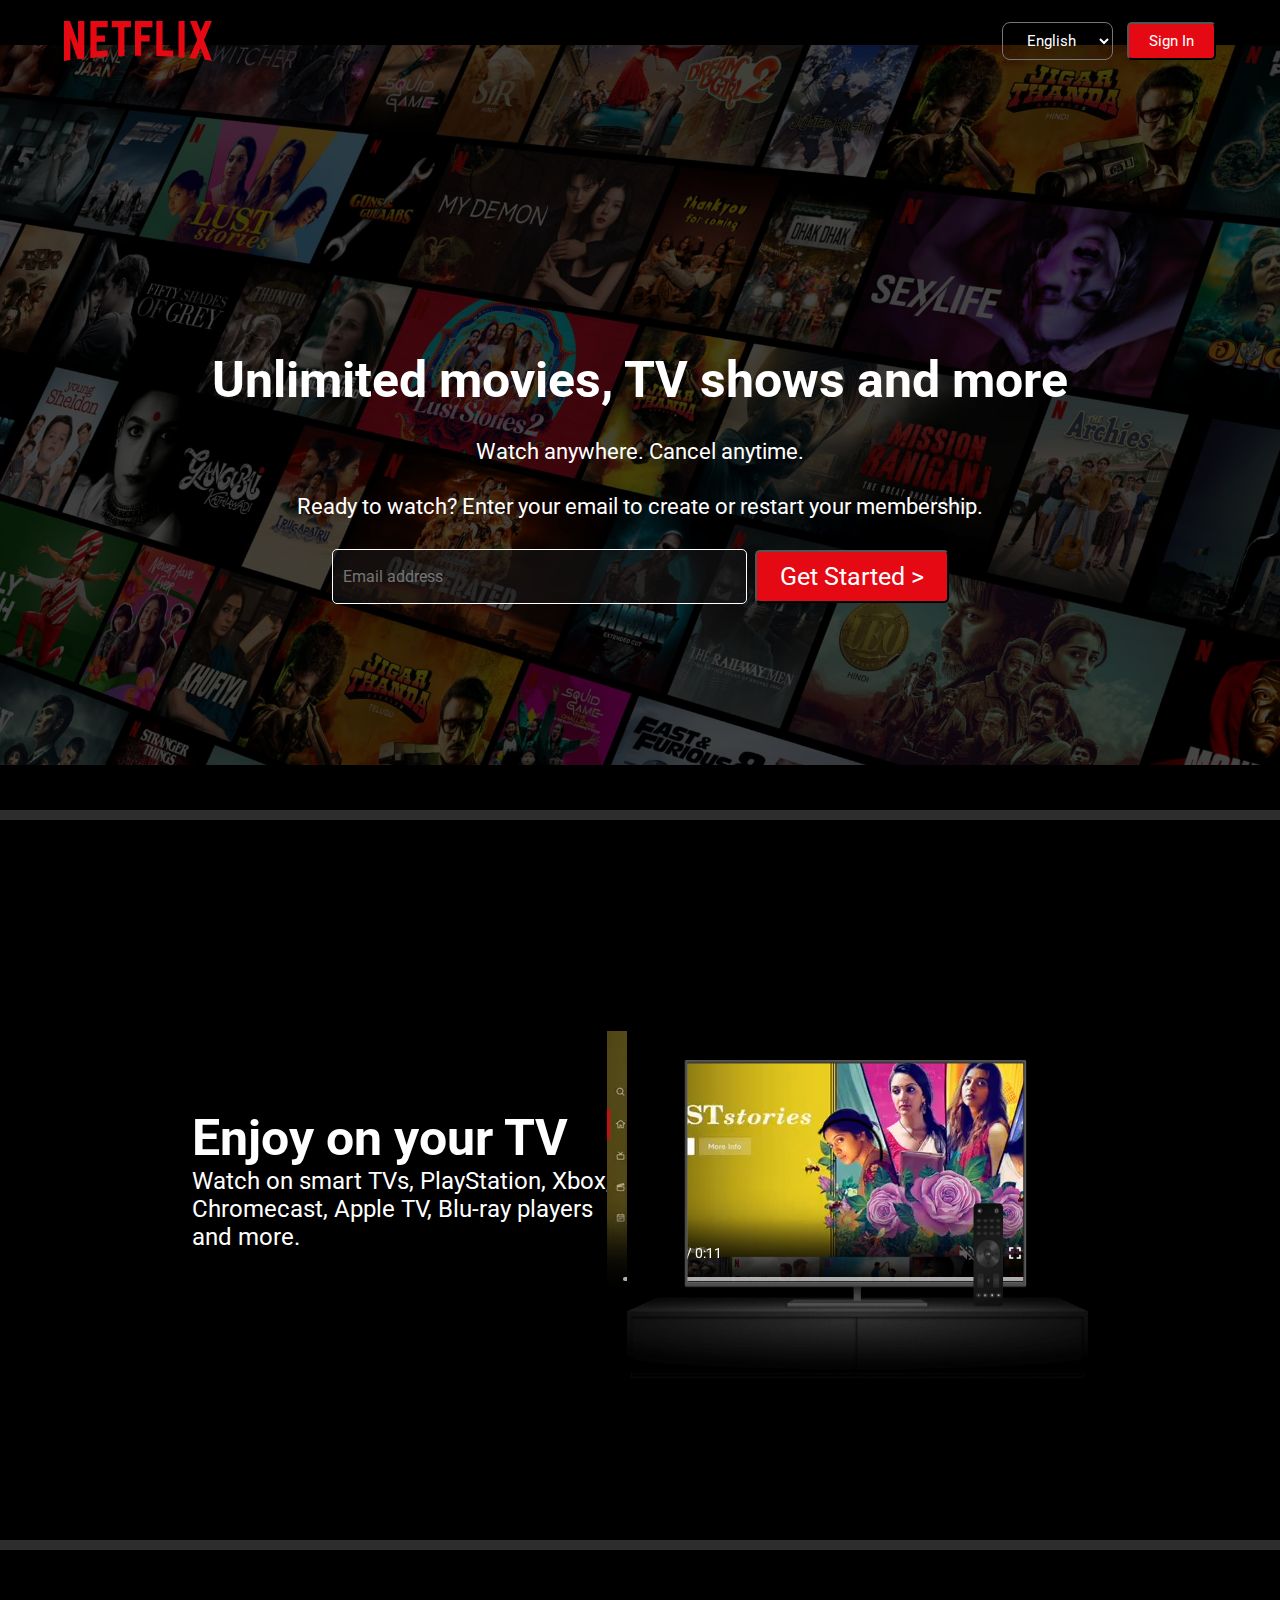
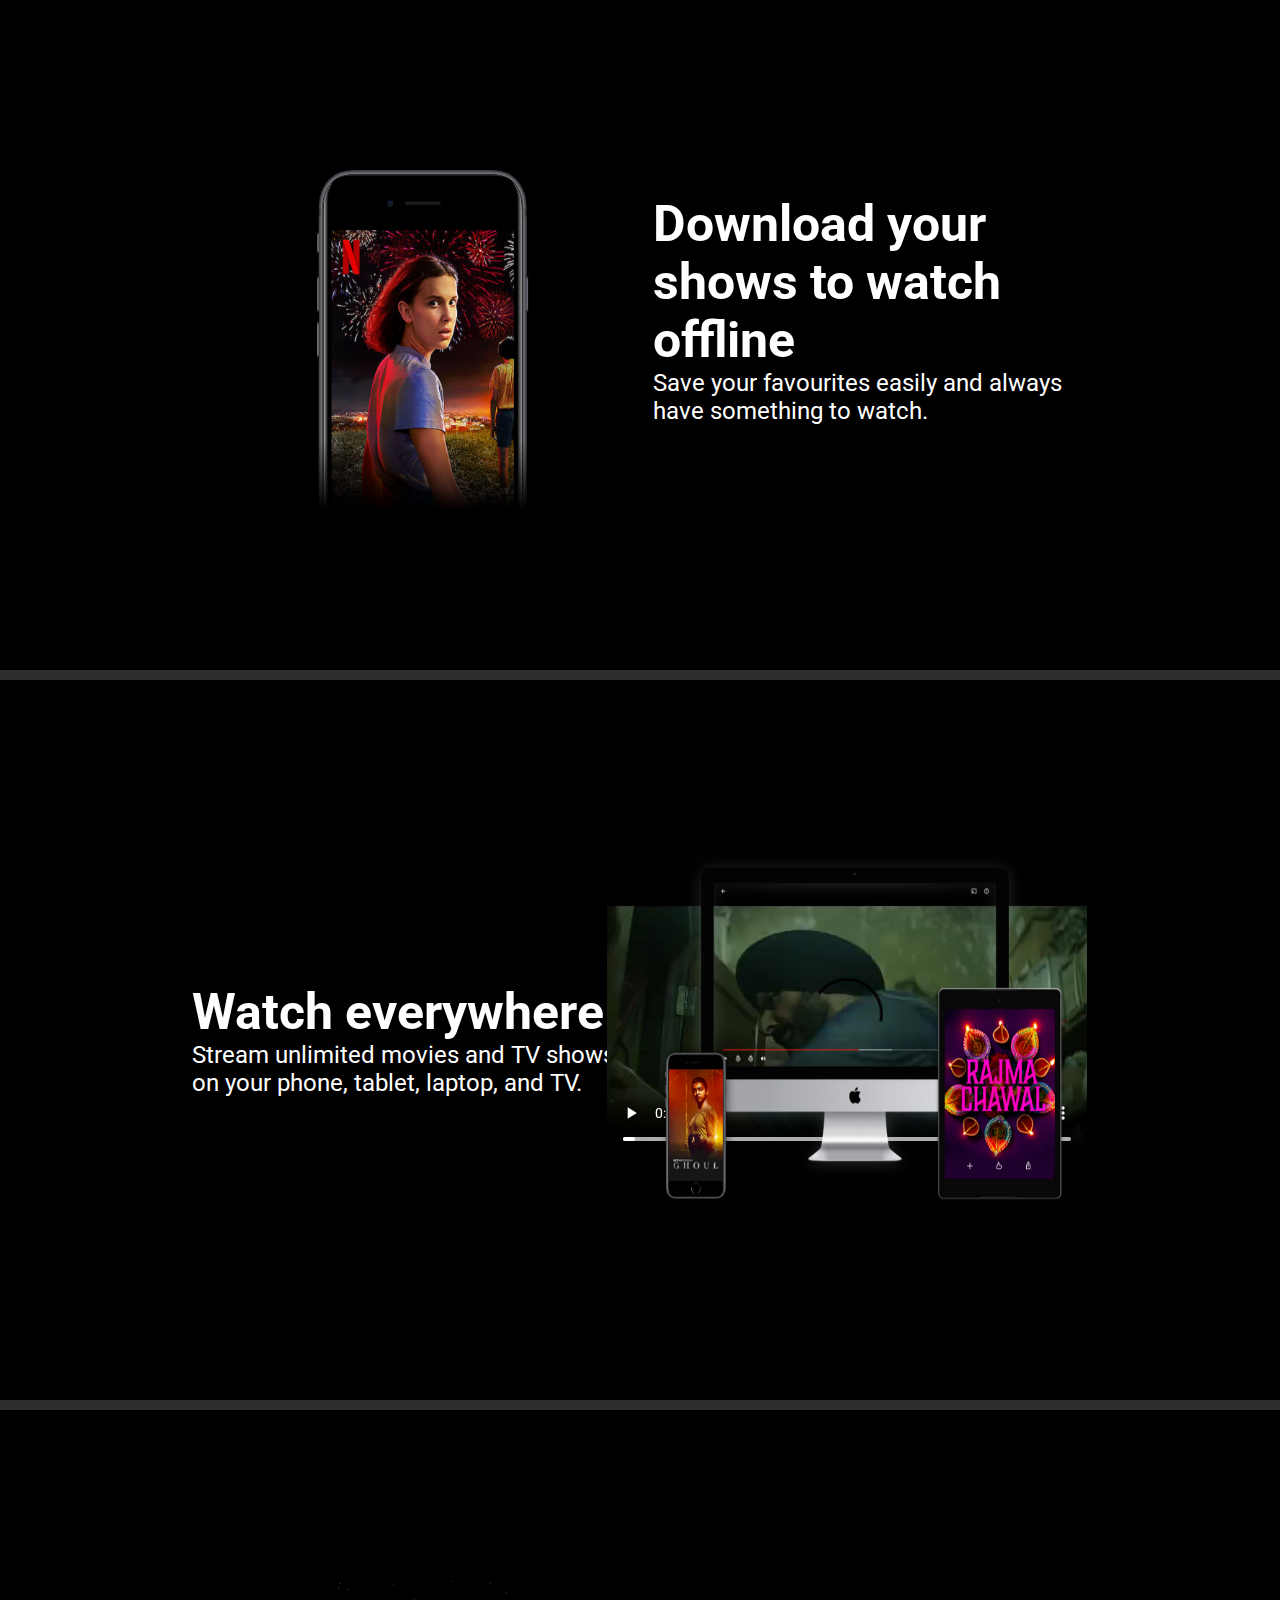
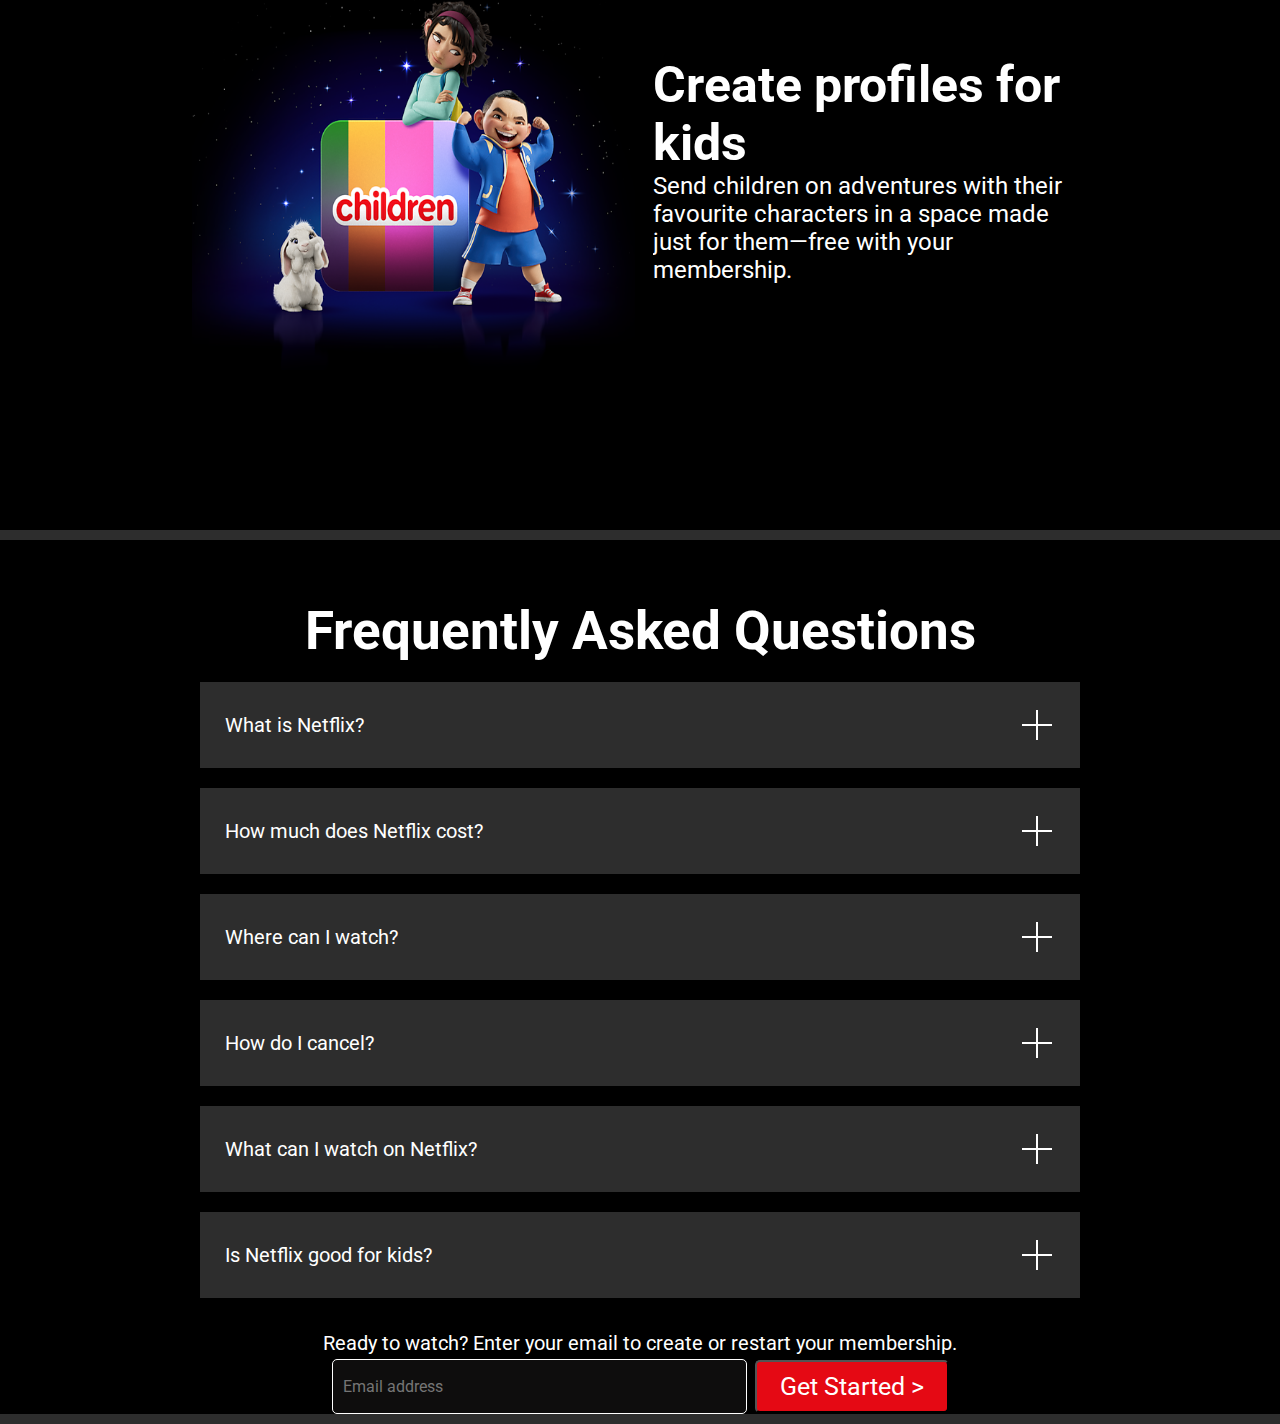
<file: main.html>
<!DOCTYPE html>
<html lang="en">

<head>
    <meta charset="UTF-8">
    <meta name="viewport" content="width=device-width, initial-scale=1.0">
    <title>Netflix India – Watch TV Shows Online, Watch Movies Online</title>
    <link rel="icon" href="favicon.ico"/>
    <link rel="stylesheet" href="main.css">
    <link rel="preconnect" href="https://fonts.googleapis.com">
    <link rel="preconnect" href="https://fonts.gstatic.com" crossorigin>
    <link
        href="https://fonts.googleapis.com/css2?family=Inter&family=Inter+Tight:wght@200;300&family=Nunito:ital,wght@0,200;0,300;0,400;0,500;0,600;1,200&family=Poppins:wght@500;600;700;800&family=Roboto:ital,wght@0,100;0,300;0,500;0,700;1,100;1,300&display=swap"
        rel="stylesheet">
</head>

<body>
    <div class="main-page-wrapper">
        <div class="nav">
            <img src="logo.svg" alt="Netflix Logo" height="40px" />
            <div>
                <select class="select-btn">
                        <option value="English">English</option>
                        <option value="Hindi">Hindi</option>
                </select>
                <button class="btn-red">Sign In</button>
            </div>
        </div>
        <div class="main-page"></div>
        <div class="main-text-wrapper">
            <span>Unlimited movies, TV shows and more</span>
            <span>Watch anywhere. Cancel anytime.</span>
            <span>Ready to watch? Enter your email to create or restart your membership.</span>
            <div class="main-text-btn">
                <input type="email" placeholder="Email address" />
                <button class="btn-red-started">Get Started &gt;</button>
            </div>
        </div>
    </div>
    <div class="seperation"></div>
    <section class="first">
        <div>
            <span>Enjoy on your TV</span>
            <span>Watch on smart TVs, PlayStation, Xbox, Chromecast, Apple TV, Blu-ray players and more.</span>
        </div>
        <div class="secImg">
            <img src="tv-img.png" alt="tv-image" height="400px" />
            <video controls autoplay loop muted>
                <source src="video-tv.m4v"/>
            </video>
        </div>
    </section>
    <div class="seperation"></div>
    <section class="first second">
        <div class="secImg">
            <img src="mobile-img.jpg" alt="mobile-image" height="400px" />
        </div>
        <div>
            <span>Download your shows to watch offline</span>
            <span>Save your favourites easily and always have something to watch.</span>
        </div>
    </section>
    <div class="seperation"></div>
    <section class="first">
        <div>
            <span>Watch everywhere</span>
            <span>Stream unlimited movies and TV shows on your phone, tablet, laptop, and TV.</span>
        </div>
        <div class="secImg">
            <img src="device-pile.png" alt="device-pile-img" height="400px"/>
            <video controls autoplay loop muted>
                <source src="video-devices.m4v"/>
            </video>
        </div> 
    </section>
    <div class="seperation"></div>
    <section class="first second">
        <div class="secImg">
            <img src="children-img.png" alt="children-img" height="400px" />
        </div>
        <div>
            <span>Create profiles for kids</span>
            <span>Send children on adventures with their favourite characters in a space made just for them—free with your membership.</span>
        </div>
    </section>
    <div class="seperation"></div>
    <section class="faq">
        <h2>Frequently Asked Questions</h2>
        <div class="faqbox">
            <span>What is Netflix?</span>
            <svg width="36" height="36" viewBox="0 0 36 36" fill="none" xmlns="http://www.w3.org/2000/svg" class="elj7tfr3 e164gv2o4 default-ltr-cache-l7vm9h e1svuwfo1" data-name="Plus" alt=""><path fill-rule="evenodd" clip-rule="evenodd" d="M17 17V3H19V17H33V19H19V33H17V19H3V17H17Z" fill="currentColor"></path></svg>
        </div>
        <div class="faqbox"> 
            <span>How much does Netflix cost?</span>
            <svg width="36" height="36" viewBox="0 0 36 36" fill="none" xmlns="http://www.w3.org/2000/svg" class="elj7tfr3 e164gv2o4 default-ltr-cache-l7vm9h e1svuwfo1" data-name="Plus" alt=""><path fill-rule="evenodd" clip-rule="evenodd" d="M17 17V3H19V17H33V19H19V33H17V19H3V17H17Z" fill="currentColor"></path></svg>
        </div>    
        
        <div class="faqbox">
            <span>Where can I watch?</span>
            <svg width="36" height="36" viewBox="0 0 36 36" fill="none" xmlns="http://www.w3.org/2000/svg" class="elj7tfr3 e164gv2o4 default-ltr-cache-l7vm9h e1svuwfo1" data-name="Plus" alt=""><path fill-rule="evenodd" clip-rule="evenodd" d="M17 17V3H19V17H33V19H19V33H17V19H3V17H17Z" fill="currentColor"></path></svg>
        </div>

        <div class="faqbox">
            <span>How do I cancel?</span>
            <svg width="36" height="36" viewBox="0 0 36 36" fill="none" xmlns="http://www.w3.org/2000/svg" class="elj7tfr3 e164gv2o4 default-ltr-cache-l7vm9h e1svuwfo1" data-name="Plus" alt=""><path fill-rule="evenodd" clip-rule="evenodd" d="M17 17V3H19V17H33V19H19V33H17V19H3V17H17Z" fill="currentColor"></path></svg>
        </div>

        <div class="faqbox">
            <span>What can I watch on Netflix?</span>
            <svg width="36" height="36" viewBox="0 0 36 36" fill="none" xmlns="http://www.w3.org/2000/svg" class="elj7tfr3 e164gv2o4 default-ltr-cache-l7vm9h e1svuwfo1" data-name="Plus" alt=""><path fill-rule="evenodd" clip-rule="evenodd" d="M17 17V3H19V17H33V19H19V33H17V19H3V17H17Z" fill="currentColor"></path></svg>
        </div>

        <div class="faqbox"> 
            <span>Is Netflix good for kids?</span>
            <svg width="36" height="36" viewBox="0 0 36 36" fill="none" xmlns="http://www.w3.org/2000/svg" class="elj7tfr3 e164gv2o4 default-ltr-cache-l7vm9h e1svuwfo1" data-name="Plus" alt=""><path fill-rule="evenodd" clip-rule="evenodd" d="M17 17V3H19V17H33V19H19V33H17V19H3V17H17Z" fill="currentColor"></path></svg>
        </div>  

        <span>Ready to watch? Enter your email to create or restart your membership.</span>
        <div class="main-text-btn">
                <input type="email" placeholder="Email address" />
                <button class="btn-red-started">Get Started &gt;</button>
            </div>
    </section>
    <div class="seperation"></div>
    
</body>

</html>
</file>
<file: main.css>
* {
    margin: 0;
    padding: 0;
    font-family: 'Inter', sans-serif;
    font-family: 'Inter Tight', sans-serif;
    font-family: 'Nunito', sans-serif;
    font-family: 'Poppins', sans-serif;
    font-family: 'Roboto', sans-serif;
}

body {
    background-color: black;
}

.main-page-wrapper {
    background-image: url("home-background.jpg");
    background-position: center center;
    background-repeat: no-repeat;
    background-size: max(1000px, 100vw);
    height: 90vh;
    position: relative;
}

.main-page-wrapper .main-page {
    height: 90vh;
    width: 100%;
    opacity: 0.64;
    position: absolute;
    top: 0;
    background-color: black;
    color: white;
}

.nav {
    display: flex;
    justify-content: space-between;
    max-width: 90vw;
    margin: auto;
    align-items: center;
    height: 62px;
    padding-top: 10px;
}

.nav img {
    position: relative;
    z-index: 10;
}

.nav button {
    position: relative;
    z-index: 10;
}

.main-text-wrapper {
    color: white;
    display: flex;
    flex-direction: column;
    align-items: center;
    position: absolute;
    justify-content: center;
    height: 100%;
    width: 100%;
    gap: 30px;
    font-family: 'Poppins', sans-serif;
    text-align: center;
}

.main-text-wrapper>:first-child {
    font-size: 50px;
    font-weight: bolder;
}

.main-text-wrapper> :nth-child(2),
:nth-child(3) {
    font-size: 22px;
    color: white;
}

.select-btn {
    background-color: transparent;
    color: white;
    padding: 8px 20px;
    font-size: 15px;
    border-radius: 8px;
    position: relative;
    z-index: 10;
}

.select-btn> :first-child(1),
:nth-child(2) {
    font-size: 15px;
    color: black;
}

.btn-red {
    background-color: #E50914;
    color: white;
    padding: 8px 20px;
    font-size: 15px;
    border-radius: 5px;
    cursor: pointer;
    margin-left: 10px;
}

.main-text-btn {
    display: flex;
    justify-content: center;
    align-items: center;
    gap: 8px;
}

.btn-red-started {
    background-color: #E50914;
    color: white;
    padding: 10px 23px;
    font-size: 25px;
    border-radius: 5px;
    cursor: pointer;
}

.main-text-btn input {
    background-color: rgba(23, 22, 22, 0.6);
    color: white;
    padding: 17px 200px 17px 10px;
    font-size: 16px;
    border-radius: 5px;
    border: 0.2px solid white;
}

.seperation {
    height: 10px;
    background-color: rgb(45, 45, 45);
}

.first {
    display: flex;
    justify-content: space-between;
    height: 80vh;
    width: 70vw;
    margin: auto;
    align-items: center;
    color: white;
}

.first div {
    display: flex;
    flex-direction: column;
}

section.first>div :nth-child(1) {
    font-size: 50px;
    font-weight: bolder;
}

section.first>div :nth-child(2) {
    font-size: 24px;
    /* margin-top: 10px; */
}

.secImg {
    position: relative;
}

.secImg img {
    position: relative;
    z-index: 10;
    width: 36vw;
}

.secImg video {
    position: absolute;
    top: 51px;
    right: 1px;

}

.faq {
    color: white;
    text-align: center;
    font-size: 35px;
    font-weight: bolder;
    margin-top: 60px;
}

.faqbox {
    background-color: rgb(45, 45, 45);
    margin: 20px 200px;
    padding: 25px;
    display: flex;
    justify-content: space-between;
    font-size: 20px;
    cursor: pointer;
    align-items: center;
}

.faqbox:hover {
    background-color: #414141;
}

.faq span {
    font-size: 20px;
    font-weight: normal;
}
</file>
